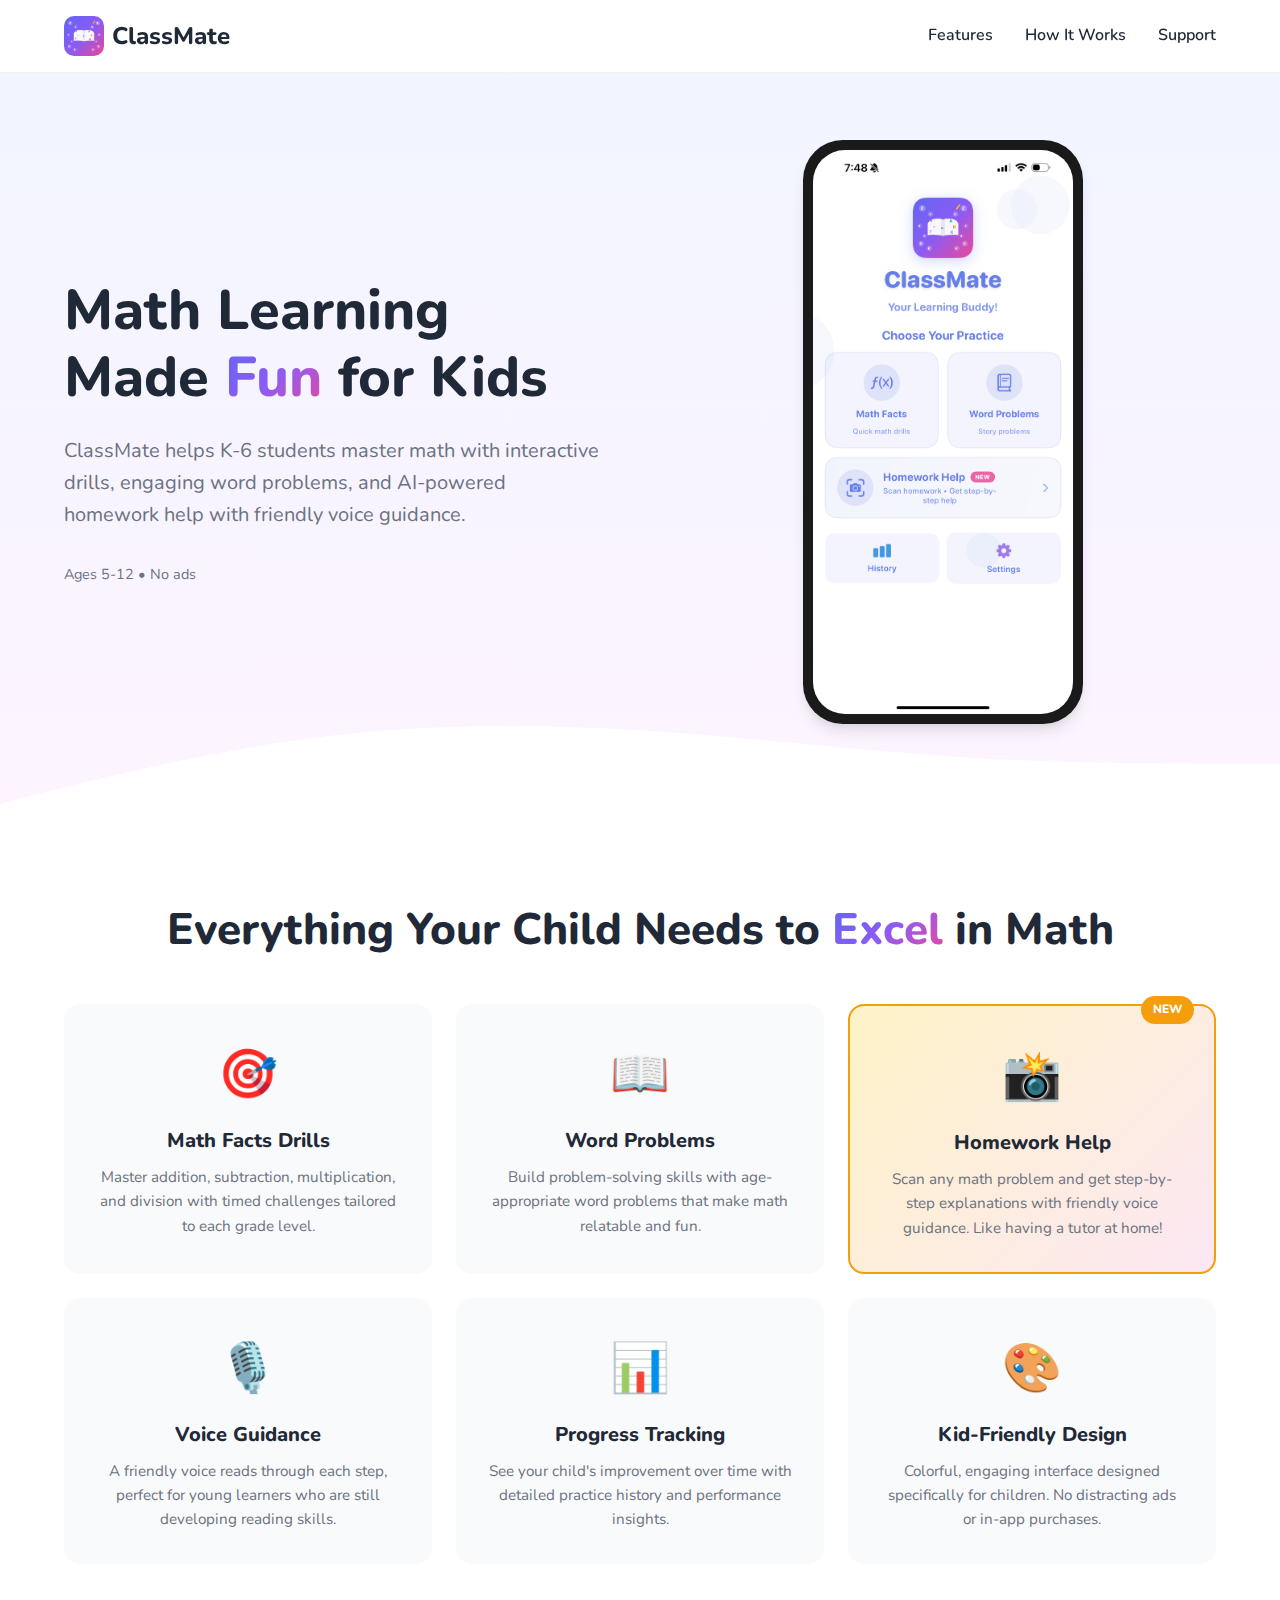
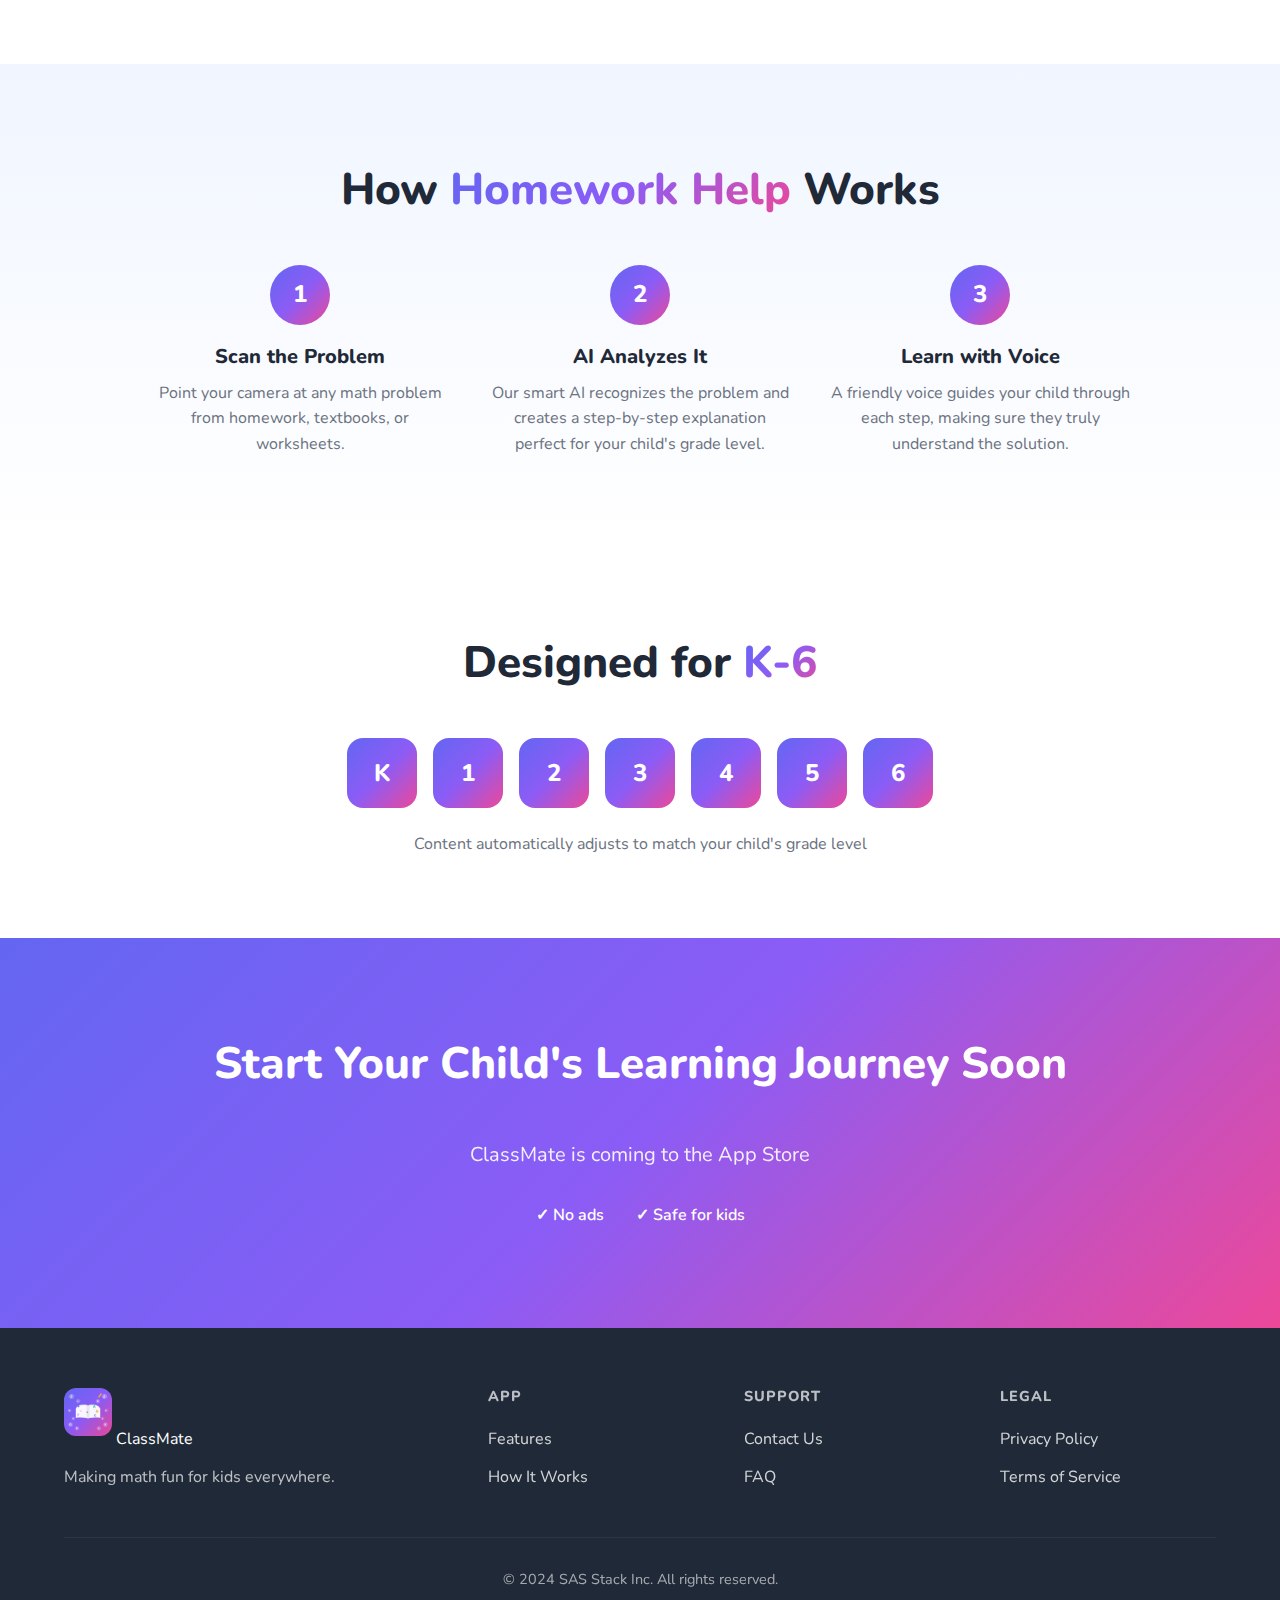
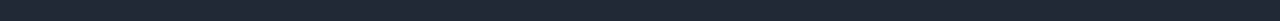
<file: index.html>
<!DOCTYPE html>
<html lang="en">
<head>
    <meta charset="UTF-8">
    <meta name="viewport" content="width=device-width, initial-scale=1.0">
    <title>ClassMate - Math Learning Made Fun for Kids</title>
    <meta name="description" content="ClassMate helps K-6 students master math with interactive drills, word problems, and AI-powered homework help. Download now on the App Store.">
    <link rel="stylesheet" href="styles.css">
    <link rel="preconnect" href="https://fonts.googleapis.com">
    <link rel="preconnect" href="https://fonts.gstatic.com" crossorigin>
    <link href="https://fonts.googleapis.com/css2?family=Nunito:wght@400;600;700;800&display=swap" rel="stylesheet">
    <link rel="icon" type="image/png" href="assets/favicon.png">
</head>
<body>
    <!-- Header -->
    <header class="header">
        <nav class="nav container">
            <a href="/" class="logo">
                <img src="assets/appicon.png" alt="ClassMate" class="logo-img">
                <span class="logo-text">ClassMate</span>
            </a>
            <div class="nav-links">
                <a href="#features">Features</a>
                <a href="#how-it-works">How It Works</a>
                <a href="/support">Support</a>
                            </div>
        </nav>
    </header>

    <!-- Hero Section -->
    <section class="hero">
        <div class="container hero-content">
            <div class="hero-text">
                <h1>Math Learning Made <span class="highlight">Fun</span> for Kids</h1>
                <p class="hero-subtitle">ClassMate helps K-6 students master math with interactive drills, engaging word problems, and AI-powered homework help with friendly voice guidance.</p>
                <p class="hero-note">Ages 5-12 • No ads</p>
            </div>
            <div class="hero-image">
                <div class="phone-mockup">
                    <img src="assets/screenshot.png" alt="ClassMate App Screenshot" class="phone-screenshot">
                </div>
            </div>
        </div>
        <div class="hero-wave">
            <svg viewBox="0 0 1440 120" fill="none" xmlns="http://www.w3.org/2000/svg">
                <path d="M0 120L60 105C120 90 240 60 360 45C480 30 600 30 720 37.5C840 45 960 60 1080 67.5C1200 75 1320 75 1380 75L1440 75V120H1380C1320 120 1200 120 1080 120C960 120 840 120 720 120C600 120 480 120 360 120C240 120 120 120 60 120H0Z" fill="white"/>
            </svg>
        </div>
    </section>

    <!-- Features Section -->
    <section id="features" class="features">
        <div class="container">
            <h2 class="section-title">Everything Your Child Needs to <span class="highlight">Excel</span> in Math</h2>
            <div class="features-grid">
                <div class="feature-card">
                    <div class="feature-icon">🎯</div>
                    <h3>Math Facts Drills</h3>
                    <p>Master addition, subtraction, multiplication, and division with timed challenges tailored to each grade level.</p>
                </div>
                <div class="feature-card">
                    <div class="feature-icon">📖</div>
                    <h3>Word Problems</h3>
                    <p>Build problem-solving skills with age-appropriate word problems that make math relatable and fun.</p>
                </div>
                <div class="feature-card featured">
                    <div class="feature-badge">NEW</div>
                    <div class="feature-icon">📸</div>
                    <h3>Homework Help</h3>
                    <p>Scan any math problem and get step-by-step explanations with friendly voice guidance. Like having a tutor at home!</p>
                </div>
                <div class="feature-card">
                    <div class="feature-icon">🎙️</div>
                    <h3>Voice Guidance</h3>
                    <p>A friendly voice reads through each step, perfect for young learners who are still developing reading skills.</p>
                </div>
                <div class="feature-card">
                    <div class="feature-icon">📊</div>
                    <h3>Progress Tracking</h3>
                    <p>See your child's improvement over time with detailed practice history and performance insights.</p>
                </div>
                <div class="feature-card">
                    <div class="feature-icon">🎨</div>
                    <h3>Kid-Friendly Design</h3>
                    <p>Colorful, engaging interface designed specifically for children. No distracting ads or in-app purchases.</p>
                </div>
            </div>
        </div>
    </section>

    <!-- How It Works Section -->
    <section id="how-it-works" class="how-it-works">
        <div class="container">
            <h2 class="section-title">How <span class="highlight">Homework Help</span> Works</h2>
            <div class="steps">
                <div class="step">
                    <div class="step-number">1</div>
                    <div class="step-content">
                        <h3>Scan the Problem</h3>
                        <p>Point your camera at any math problem from homework, textbooks, or worksheets.</p>
                    </div>
                </div>
                <div class="step">
                    <div class="step-number">2</div>
                    <div class="step-content">
                        <h3>AI Analyzes It</h3>
                        <p>Our smart AI recognizes the problem and creates a step-by-step explanation perfect for your child's grade level.</p>
                    </div>
                </div>
                <div class="step">
                    <div class="step-number">3</div>
                    <div class="step-content">
                        <h3>Learn with Voice</h3>
                        <p>A friendly voice guides your child through each step, making sure they truly understand the solution.</p>
                    </div>
                </div>
            </div>
        </div>
    </section>

    <!-- Grades Section -->
    <section class="grades">
        <div class="container">
            <h2 class="section-title">Designed for <span class="highlight">K-6</span></h2>
            <div class="grades-grid">
                <div class="grade-card">K</div>
                <div class="grade-card">1</div>
                <div class="grade-card">2</div>
                <div class="grade-card">3</div>
                <div class="grade-card">4</div>
                <div class="grade-card">5</div>
                <div class="grade-card">6</div>
            </div>
            <p class="grades-note">Content automatically adjusts to match your child's grade level</p>
        </div>
    </section>

    <!-- Coming Soon Section -->
    <section id="download" class="download">
        <div class="container">
            <h2 class="section-title">Start Your Child's Learning Journey <span class="highlight">Soon</span></h2>
            <p class="download-subtitle">ClassMate is coming to the App Store</p>
            <div class="download-features">
                <span>✓ No ads</span>
                <span>✓ Safe for kids</span>
            </div>
        </div>
    </section>

    <!-- Footer -->
    <footer class="footer">
        <div class="container">
            <div class="footer-content">
                <div class="footer-brand">
                    <img src="assets/appicon.png" alt="ClassMate" class="logo-img">
                    <span class="logo-text">ClassMate</span>
                    <p class="footer-tagline">Making math fun for kids everywhere.</p>
                </div>
                <div class="footer-links">
                    <div class="footer-column">
                        <h4>App</h4>
                        <a href="#features">Features</a>
                        <a href="#how-it-works">How It Works</a>
                                            </div>
                    <div class="footer-column">
                        <h4>Support</h4>
                        <a href="/support">Contact Us</a>
                        <a href="/support#faq">FAQ</a>
                    </div>
                    <div class="footer-column">
                        <h4>Legal</h4>
                        <a href="/privacy">Privacy Policy</a>
                        <a href="/privacy#terms">Terms of Service</a>
                    </div>
                </div>
            </div>
            <div class="footer-bottom">
                <p>&copy; 2024 SAS Stack Inc. All rights reserved.</p>
            </div>
        </div>
    </footer>
</body>
</html>
</file>
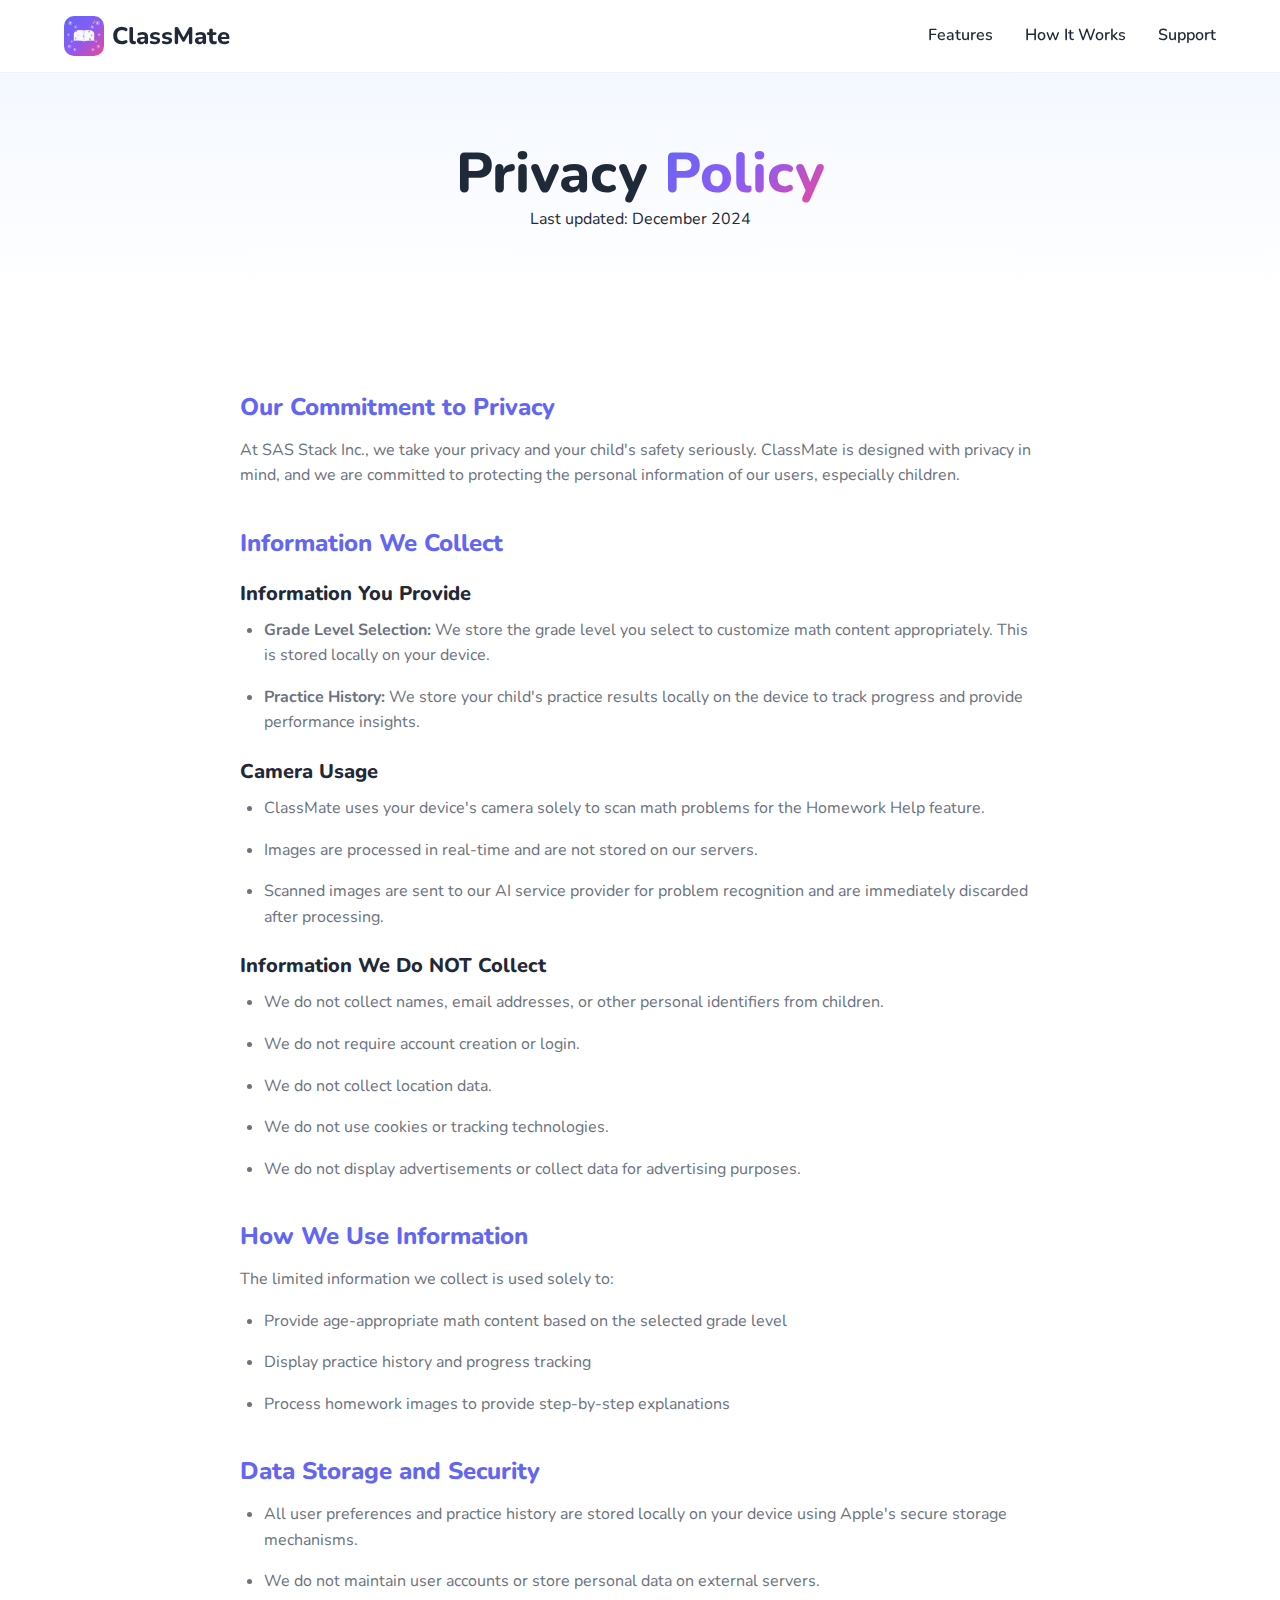
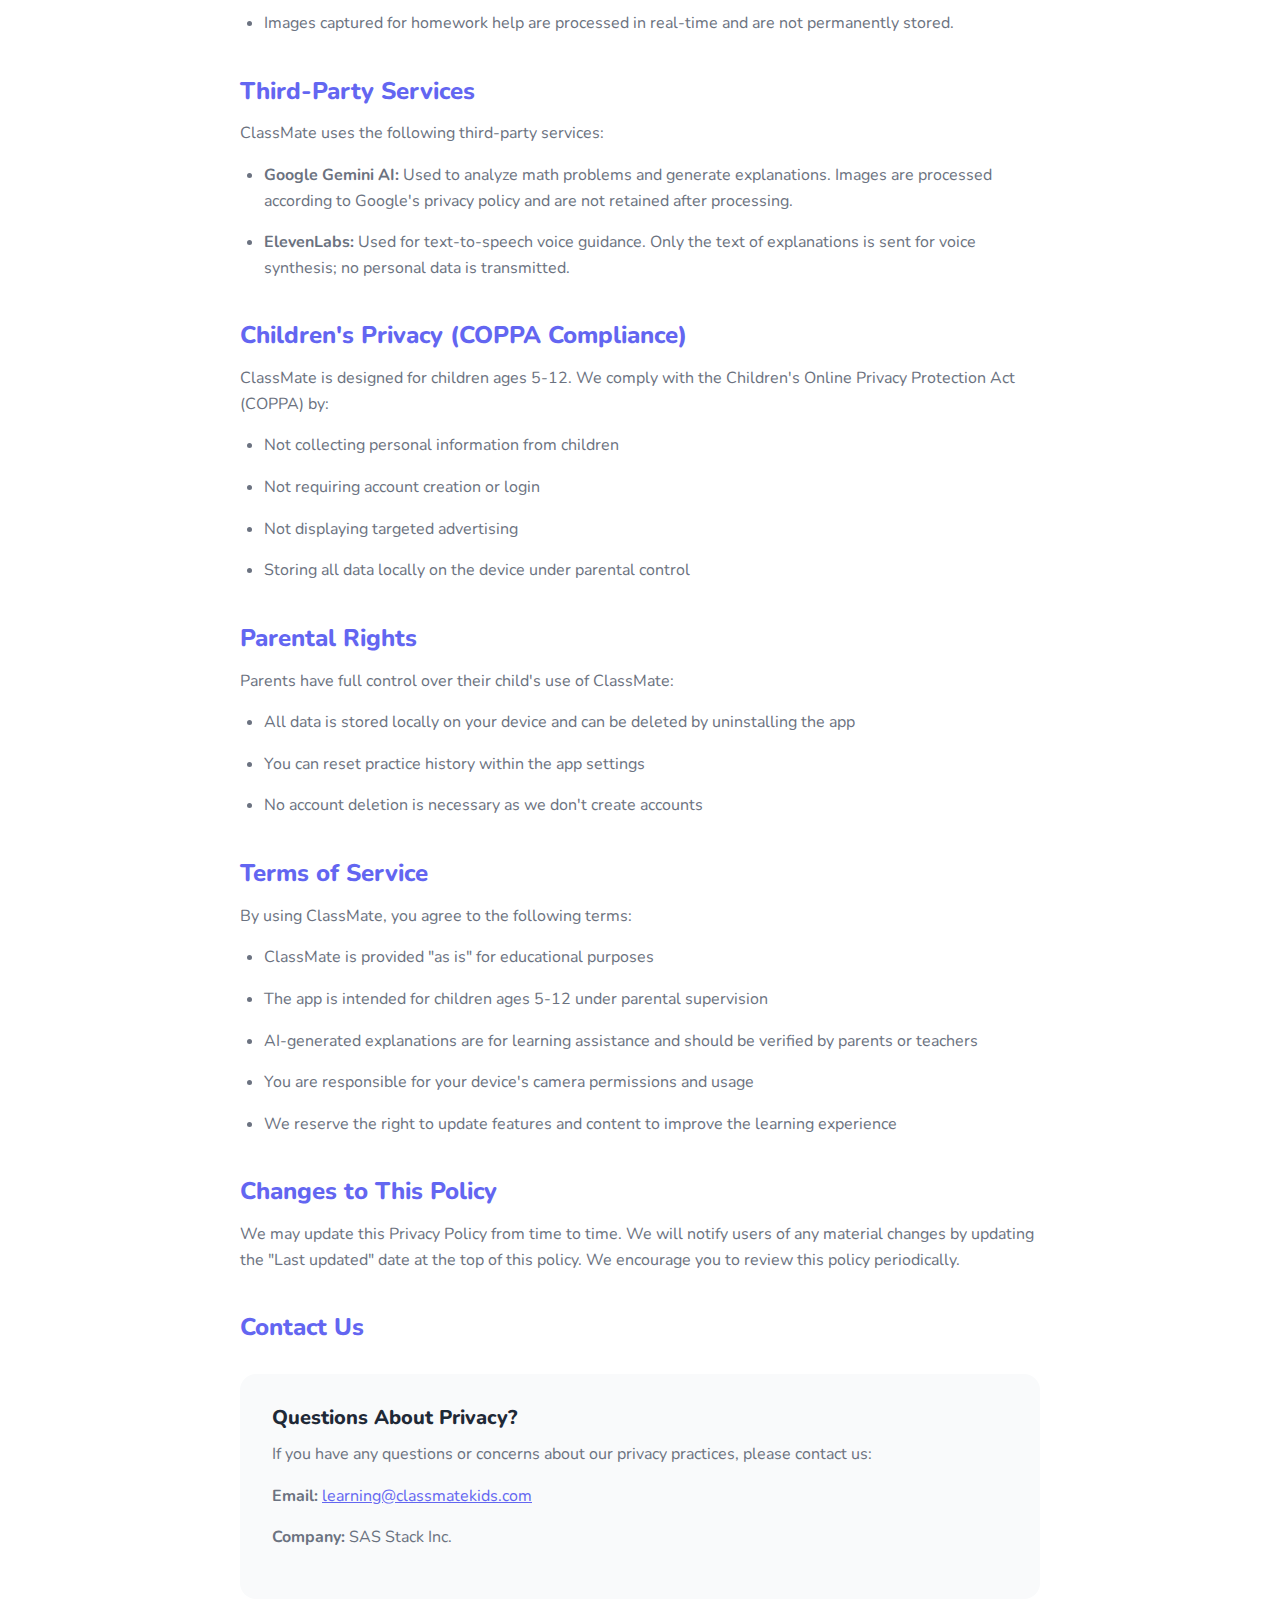
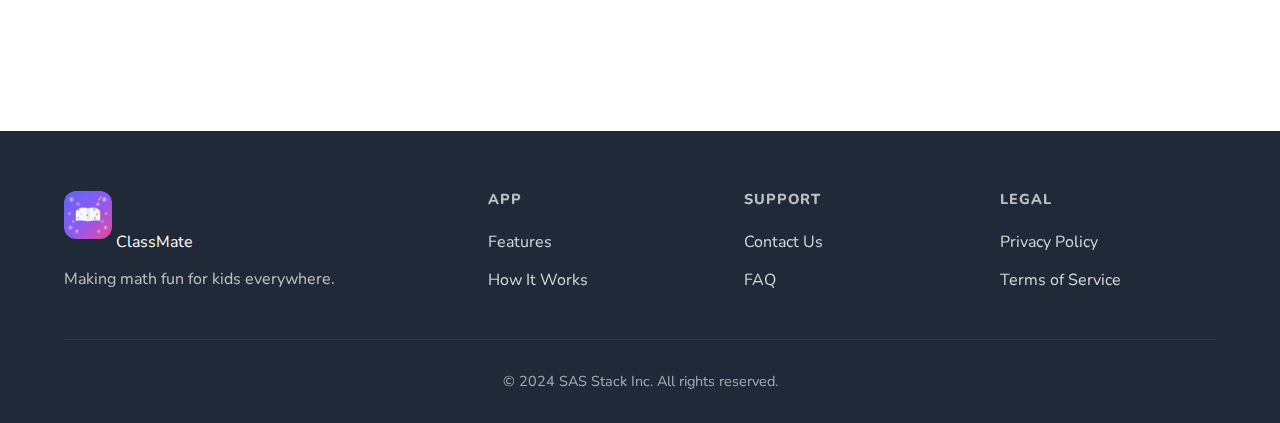
<file: privacy/index.html>
<!DOCTYPE html>
<html lang="en">
<head>
    <meta charset="UTF-8">
    <meta name="viewport" content="width=device-width, initial-scale=1.0">
    <title>Privacy Policy - ClassMate</title>
    <meta name="description" content="ClassMate Privacy Policy - Learn how we protect your child's data and privacy.">
    <link rel="stylesheet" href="../styles.css">
    <link rel="preconnect" href="https://fonts.googleapis.com">
    <link rel="preconnect" href="https://fonts.gstatic.com" crossorigin>
    <link href="https://fonts.googleapis.com/css2?family=Nunito:wght@400;600;700;800&display=swap" rel="stylesheet">
    <link rel="icon" type="image/png" href="../assets/favicon.png">
</head>
<body>
    <!-- Header -->
    <header class="header">
        <nav class="nav container">
            <a href="/" class="logo">
                <img src="../assets/appicon.png" alt="ClassMate" class="logo-img">
                <span class="logo-text">ClassMate</span>
            </a>
            <div class="nav-links">
                <a href="/#features">Features</a>
                <a href="/#how-it-works">How It Works</a>
                <a href="/support">Support</a>
                            </div>
        </nav>
    </header>

    <!-- Page Header -->
    <section class="page-header">
        <div class="container">
            <h1>Privacy <span class="highlight">Policy</span></h1>
            <p>Last updated: December 2024</p>
        </div>
    </section>

    <!-- Privacy Content -->
    <section class="page-content container">
        <h2>Our Commitment to Privacy</h2>
        <p>At SAS Stack Inc., we take your privacy and your child's safety seriously. ClassMate is designed with privacy in mind, and we are committed to protecting the personal information of our users, especially children.</p>

        <h2>Information We Collect</h2>

        <h3>Information You Provide</h3>
        <ul>
            <li><strong>Grade Level Selection:</strong> We store the grade level you select to customize math content appropriately. This is stored locally on your device.</li>
            <li><strong>Practice History:</strong> We store your child's practice results locally on the device to track progress and provide performance insights.</li>
        </ul>

        <h3>Camera Usage</h3>
        <ul>
            <li>ClassMate uses your device's camera solely to scan math problems for the Homework Help feature.</li>
            <li>Images are processed in real-time and are not stored on our servers.</li>
            <li>Scanned images are sent to our AI service provider for problem recognition and are immediately discarded after processing.</li>
        </ul>

        <h3>Information We Do NOT Collect</h3>
        <ul>
            <li>We do not collect names, email addresses, or other personal identifiers from children.</li>
            <li>We do not require account creation or login.</li>
            <li>We do not collect location data.</li>
            <li>We do not use cookies or tracking technologies.</li>
            <li>We do not display advertisements or collect data for advertising purposes.</li>
        </ul>

        <h2>How We Use Information</h2>
        <p>The limited information we collect is used solely to:</p>
        <ul>
            <li>Provide age-appropriate math content based on the selected grade level</li>
            <li>Display practice history and progress tracking</li>
            <li>Process homework images to provide step-by-step explanations</li>
        </ul>

        <h2>Data Storage and Security</h2>
        <ul>
            <li>All user preferences and practice history are stored locally on your device using Apple's secure storage mechanisms.</li>
            <li>We do not maintain user accounts or store personal data on external servers.</li>
            <li>Images captured for homework help are processed in real-time and are not permanently stored.</li>
        </ul>

        <h2>Third-Party Services</h2>
        <p>ClassMate uses the following third-party services:</p>
        <ul>
            <li><strong>Google Gemini AI:</strong> Used to analyze math problems and generate explanations. Images are processed according to Google's privacy policy and are not retained after processing.</li>
            <li><strong>ElevenLabs:</strong> Used for text-to-speech voice guidance. Only the text of explanations is sent for voice synthesis; no personal data is transmitted.</li>
        </ul>

        <h2>Children's Privacy (COPPA Compliance)</h2>
        <p>ClassMate is designed for children ages 5-12. We comply with the Children's Online Privacy Protection Act (COPPA) by:</p>
        <ul>
            <li>Not collecting personal information from children</li>
            <li>Not requiring account creation or login</li>
            <li>Not displaying targeted advertising</li>
            <li>Storing all data locally on the device under parental control</li>
        </ul>

        <h2>Parental Rights</h2>
        <p>Parents have full control over their child's use of ClassMate:</p>
        <ul>
            <li>All data is stored locally on your device and can be deleted by uninstalling the app</li>
            <li>You can reset practice history within the app settings</li>
            <li>No account deletion is necessary as we don't create accounts</li>
        </ul>

        <h2 id="terms">Terms of Service</h2>
        <p>By using ClassMate, you agree to the following terms:</p>
        <ul>
            <li>ClassMate is provided "as is" for educational purposes</li>
            <li>The app is intended for children ages 5-12 under parental supervision</li>
            <li>AI-generated explanations are for learning assistance and should be verified by parents or teachers</li>
            <li>You are responsible for your device's camera permissions and usage</li>
            <li>We reserve the right to update features and content to improve the learning experience</li>
        </ul>

        <h2>Changes to This Policy</h2>
        <p>We may update this Privacy Policy from time to time. We will notify users of any material changes by updating the "Last updated" date at the top of this policy. We encourage you to review this policy periodically.</p>

        <h2>Contact Us</h2>
        <div class="contact-card">
            <h3>Questions About Privacy?</h3>
            <p>If you have any questions or concerns about our privacy practices, please contact us:</p>
            <p><strong>Email:</strong> <a href="mailto:learning@classmatekids.com">learning@classmatekids.com</a></p>
            <p><strong>Company:</strong> SAS Stack Inc.</p>
        </div>
    </section>

    <!-- Footer -->
    <footer class="footer">
        <div class="container">
            <div class="footer-content">
                <div class="footer-brand">
                    <img src="../assets/appicon.png" alt="ClassMate" class="logo-img">
                    <span class="logo-text">ClassMate</span>
                    <p class="footer-tagline">Making math fun for kids everywhere.</p>
                </div>
                <div class="footer-links">
                    <div class="footer-column">
                        <h4>App</h4>
                        <a href="/#features">Features</a>
                        <a href="/#how-it-works">How It Works</a>
                    </div>
                    <div class="footer-column">
                        <h4>Support</h4>
                        <a href="/support">Contact Us</a>
                        <a href="/support#faq">FAQ</a>
                    </div>
                    <div class="footer-column">
                        <h4>Legal</h4>
                        <a href="/privacy">Privacy Policy</a>
                        <a href="/privacy#terms">Terms of Service</a>
                    </div>
                </div>
            </div>
            <div class="footer-bottom">
                <p>&copy; 2024 SAS Stack Inc. All rights reserved.</p>
            </div>
        </div>
    </footer>
</body>
</html>
</file>
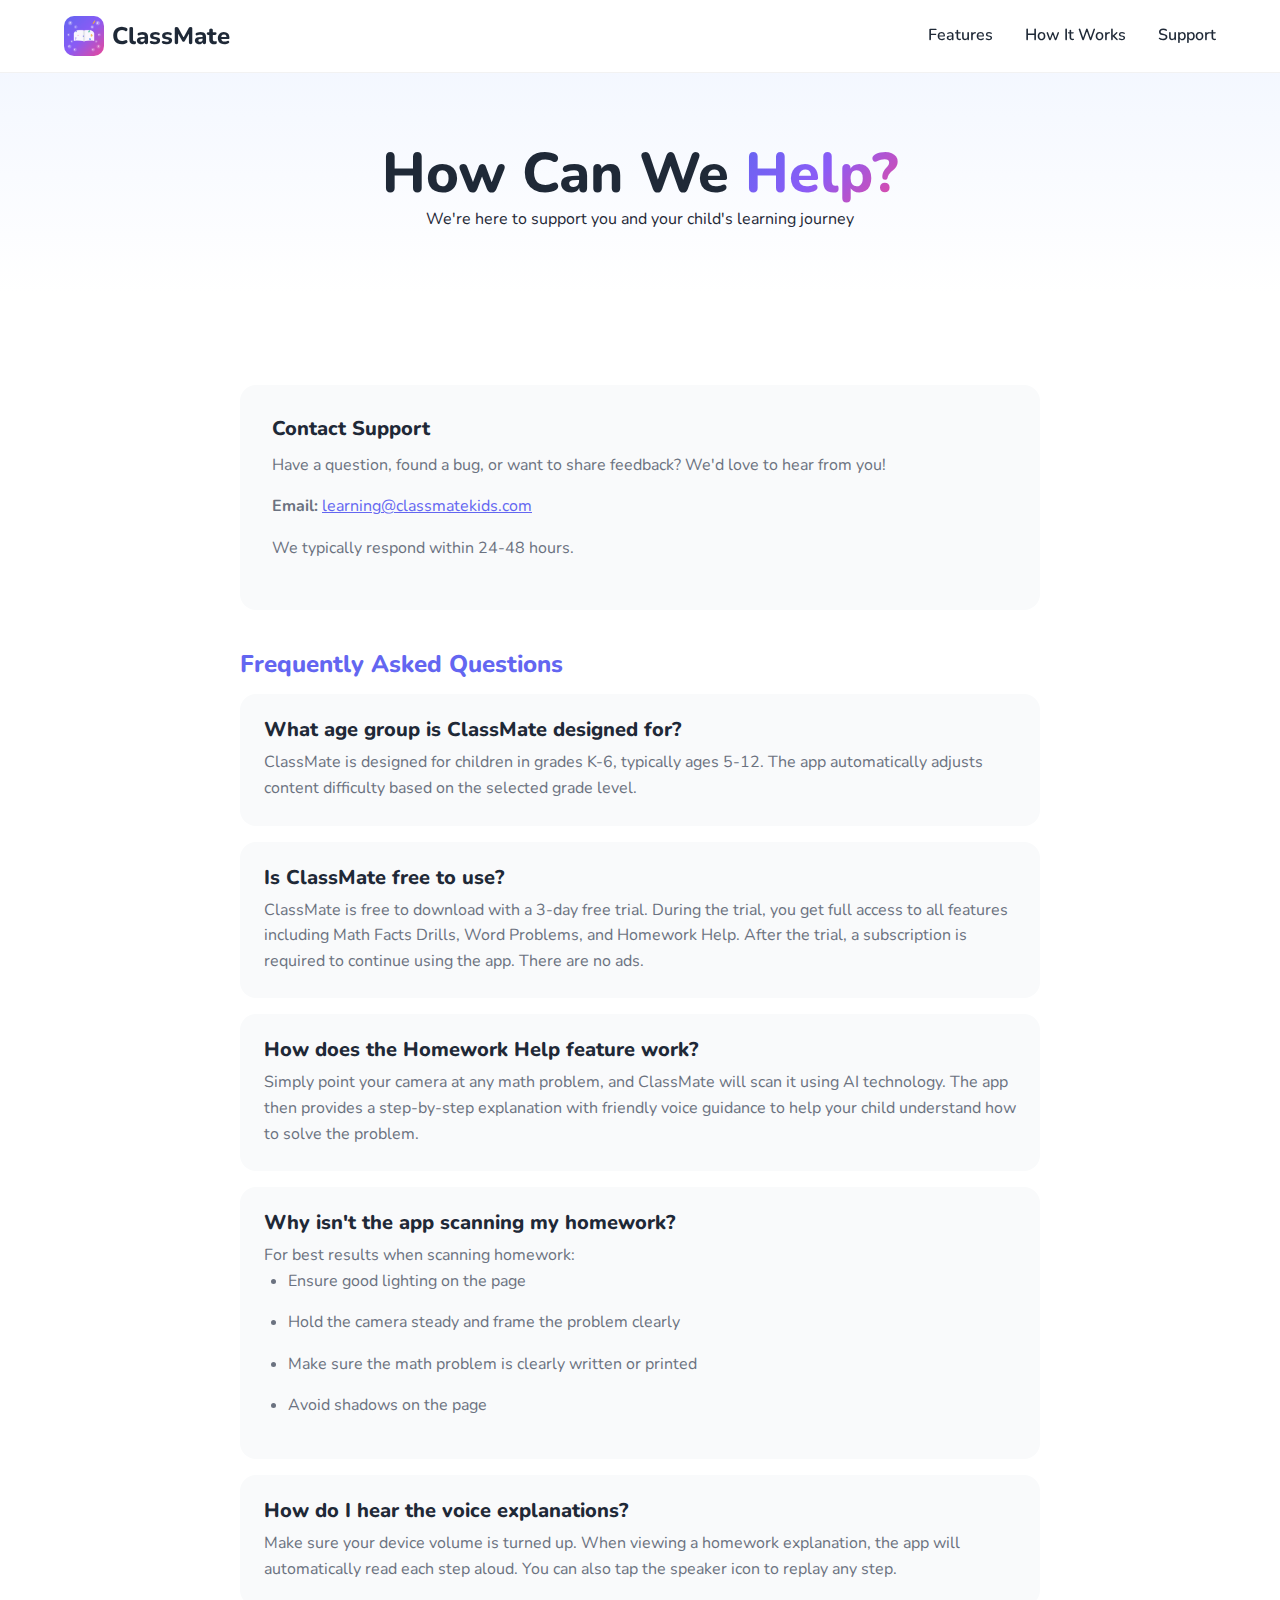
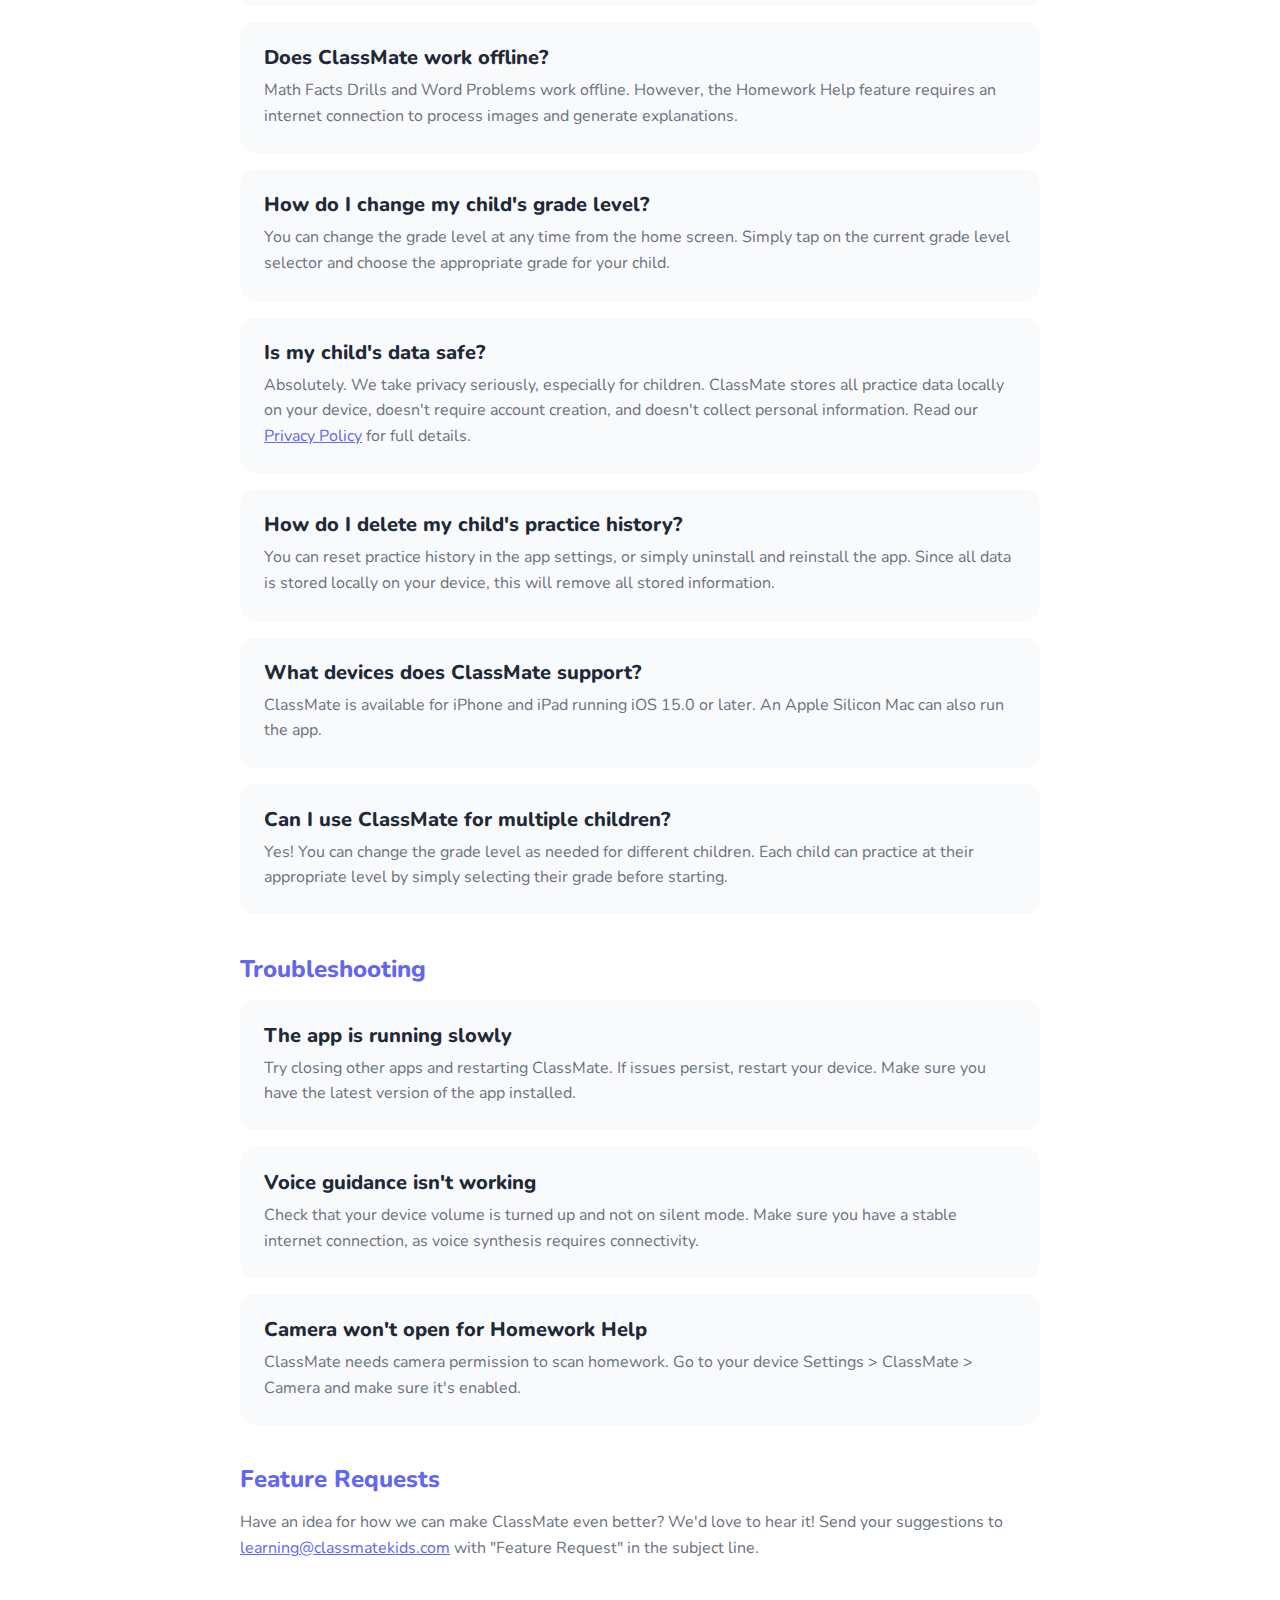
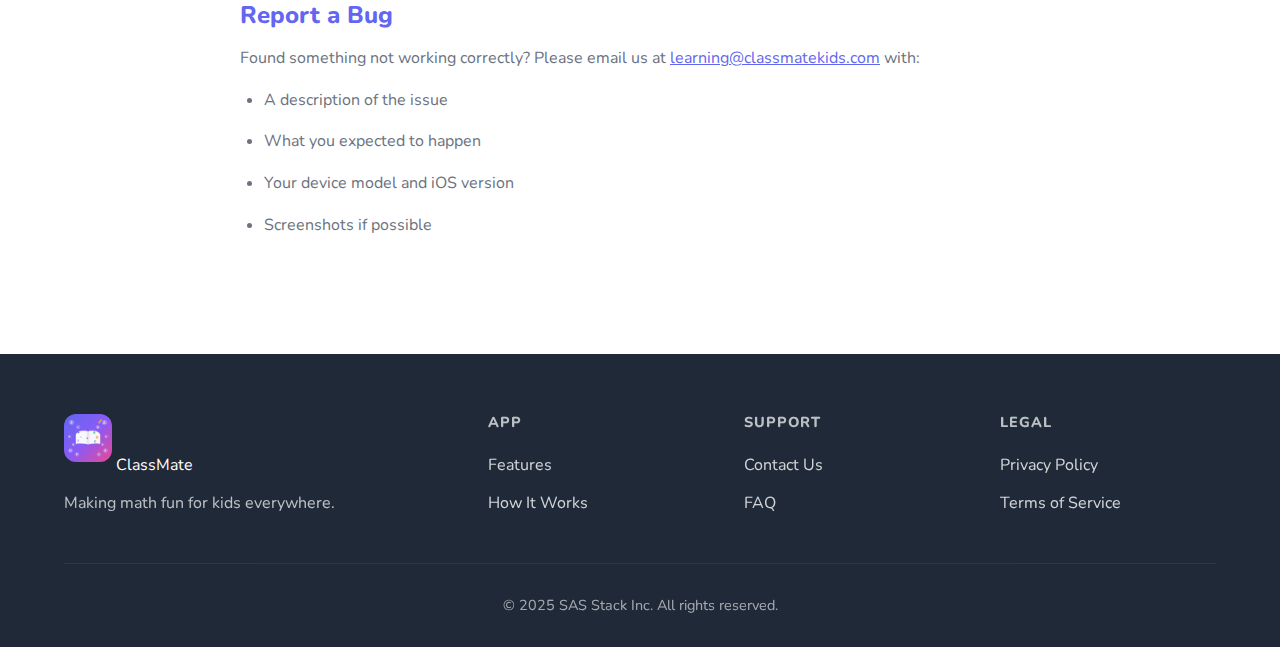
<file: support/index.html>
<!DOCTYPE html>
<html lang="en">
<head>
    <meta charset="UTF-8">
    <meta name="viewport" content="width=device-width, initial-scale=1.0">
    <title>Support - ClassMate</title>
    <meta name="description" content="Get help with ClassMate - Contact support, FAQ, and troubleshooting for our kids math learning app.">
    <link rel="stylesheet" href="../styles.css">
    <link rel="preconnect" href="https://fonts.googleapis.com">
    <link rel="preconnect" href="https://fonts.gstatic.com" crossorigin>
    <link href="https://fonts.googleapis.com/css2?family=Nunito:wght@400;600;700;800&display=swap" rel="stylesheet">
    <link rel="icon" type="image/png" href="../assets/favicon.png">
</head>
<body>
    <!-- Header -->
    <header class="header">
        <nav class="nav container">
            <a href="/" class="logo">
                <img src="../assets/appicon.png" alt="ClassMate" class="logo-img">
                <span class="logo-text">ClassMate</span>
            </a>
            <div class="nav-links">
                <a href="/#features">Features</a>
                <a href="/#how-it-works">How It Works</a>
                <a href="/support">Support</a>
                            </div>
        </nav>
    </header>

    <!-- Page Header -->
    <section class="page-header">
        <div class="container">
            <h1>How Can We <span class="highlight">Help?</span></h1>
            <p>We're here to support you and your child's learning journey</p>
        </div>
    </section>

    <!-- Support Content -->
    <section class="page-content container">

        <!-- Contact Card -->
        <div class="contact-card">
            <h3>Contact Support</h3>
            <p>Have a question, found a bug, or want to share feedback? We'd love to hear from you!</p>
            <p><strong>Email:</strong> <a href="mailto:learning@classmatekids.com">learning@classmatekids.com</a></p>
            <p>We typically respond within 24-48 hours.</p>
        </div>

        <h2 id="faq">Frequently Asked Questions</h2>

        <div class="faq-item">
            <h3>What age group is ClassMate designed for?</h3>
            <p>ClassMate is designed for children in grades K-6, typically ages 5-12. The app automatically adjusts content difficulty based on the selected grade level.</p>
        </div>

        <div class="faq-item">
            <h3>Is ClassMate free to use?</h3>
            <p>ClassMate is free to download with a 3-day free trial. During the trial, you get full access to all features including Math Facts Drills, Word Problems, and Homework Help. After the trial, a subscription is required to continue using the app. There are no ads.</p>
        </div>

        <div class="faq-item">
            <h3>How does the Homework Help feature work?</h3>
            <p>Simply point your camera at any math problem, and ClassMate will scan it using AI technology. The app then provides a step-by-step explanation with friendly voice guidance to help your child understand how to solve the problem.</p>
        </div>

        <div class="faq-item">
            <h3>Why isn't the app scanning my homework?</h3>
            <p>For best results when scanning homework:</p>
            <ul>
                <li>Ensure good lighting on the page</li>
                <li>Hold the camera steady and frame the problem clearly</li>
                <li>Make sure the math problem is clearly written or printed</li>
                <li>Avoid shadows on the page</li>
            </ul>
        </div>

        <div class="faq-item">
            <h3>How do I hear the voice explanations?</h3>
            <p>Make sure your device volume is turned up. When viewing a homework explanation, the app will automatically read each step aloud. You can also tap the speaker icon to replay any step.</p>
        </div>

        <div class="faq-item">
            <h3>Does ClassMate work offline?</h3>
            <p>Math Facts Drills and Word Problems work offline. However, the Homework Help feature requires an internet connection to process images and generate explanations.</p>
        </div>

        <div class="faq-item">
            <h3>How do I change my child's grade level?</h3>
            <p>You can change the grade level at any time from the home screen. Simply tap on the current grade level selector and choose the appropriate grade for your child.</p>
        </div>

        <div class="faq-item">
            <h3>Is my child's data safe?</h3>
            <p>Absolutely. We take privacy seriously, especially for children. ClassMate stores all practice data locally on your device, doesn't require account creation, and doesn't collect personal information. Read our <a href="/privacy">Privacy Policy</a> for full details.</p>
        </div>

        <div class="faq-item">
            <h3>How do I delete my child's practice history?</h3>
            <p>You can reset practice history in the app settings, or simply uninstall and reinstall the app. Since all data is stored locally on your device, this will remove all stored information.</p>
        </div>

        <div class="faq-item">
            <h3>What devices does ClassMate support?</h3>
            <p>ClassMate is available for iPhone and iPad running iOS 15.0 or later. An Apple Silicon Mac can also run the app.</p>
        </div>

        <div class="faq-item">
            <h3>Can I use ClassMate for multiple children?</h3>
            <p>Yes! You can change the grade level as needed for different children. Each child can practice at their appropriate level by simply selecting their grade before starting.</p>
        </div>

        <h2>Troubleshooting</h2>

        <div class="faq-item">
            <h3>The app is running slowly</h3>
            <p>Try closing other apps and restarting ClassMate. If issues persist, restart your device. Make sure you have the latest version of the app installed.</p>
        </div>

        <div class="faq-item">
            <h3>Voice guidance isn't working</h3>
            <p>Check that your device volume is turned up and not on silent mode. Make sure you have a stable internet connection, as voice synthesis requires connectivity.</p>
        </div>

        <div class="faq-item">
            <h3>Camera won't open for Homework Help</h3>
            <p>ClassMate needs camera permission to scan homework. Go to your device Settings > ClassMate > Camera and make sure it's enabled.</p>
        </div>

        <h2>Feature Requests</h2>
        <p>Have an idea for how we can make ClassMate even better? We'd love to hear it! Send your suggestions to <a href="mailto:learning@classmatekids.com">learning@classmatekids.com</a> with "Feature Request" in the subject line.</p>

        <h2>Report a Bug</h2>
        <p>Found something not working correctly? Please email us at <a href="mailto:learning@classmatekids.com">learning@classmatekids.com</a> with:</p>
        <ul>
            <li>A description of the issue</li>
            <li>What you expected to happen</li>
            <li>Your device model and iOS version</li>
            <li>Screenshots if possible</li>
        </ul>
    </section>

    <!-- Footer -->
    <footer class="footer">
        <div class="container">
            <div class="footer-content">
                <div class="footer-brand">
                    <img src="../assets/appicon.png" alt="ClassMate" class="logo-img">
                    <span class="logo-text">ClassMate</span>
                    <p class="footer-tagline">Making math fun for kids everywhere.</p>
                </div>
                <div class="footer-links">
                    <div class="footer-column">
                        <h4>App</h4>
                        <a href="/#features">Features</a>
                        <a href="/#how-it-works">How It Works</a>
                    </div>
                    <div class="footer-column">
                        <h4>Support</h4>
                        <a href="/support">Contact Us</a>
                        <a href="/support#faq">FAQ</a>
                    </div>
                    <div class="footer-column">
                        <h4>Legal</h4>
                        <a href="/privacy">Privacy Policy</a>
                        <a href="/privacy#terms">Terms of Service</a>
                    </div>
                </div>
            </div>
            <div class="footer-bottom">
                <p>&copy; 2025 SAS Stack Inc. All rights reserved.</p>
            </div>
        </div>
    </footer>
</body>
</html>
</file>
<file: styles.css>
/* ========================================
   ClassMate Website Styles
   ======================================== */

:root {
    --primary: #6366f1;
    --primary-dark: #4f46e5;
    --secondary: #10b981;
    --accent: #f59e0b;
    --pink: #ec4899;
    --blue: #3b82f6;
    --purple: #8b5cf6;
    --text: #1f2937;
    --text-light: #6b7280;
    --bg: #ffffff;
    --bg-light: #f9fafb;
    --gradient: linear-gradient(135deg, #6366f1 0%, #8b5cf6 50%, #ec4899 100%);
    --shadow: 0 4px 6px -1px rgba(0, 0, 0, 0.1), 0 2px 4px -1px rgba(0, 0, 0, 0.06);
    --shadow-lg: 0 10px 15px -3px rgba(0, 0, 0, 0.1), 0 4px 6px -2px rgba(0, 0, 0, 0.05);
    --radius: 16px;
    --radius-sm: 8px;
}

* {
    margin: 0;
    padding: 0;
    box-sizing: border-box;
}

html {
    scroll-behavior: smooth;
}

body {
    font-family: 'Nunito', -apple-system, BlinkMacSystemFont, sans-serif;
    color: var(--text);
    line-height: 1.6;
    background: var(--bg);
}

.container {
    max-width: 1200px;
    margin: 0 auto;
    padding: 0 24px;
}

/* ========================================
   Typography
   ======================================== */

h1, h2, h3, h4 {
    font-weight: 800;
    line-height: 1.2;
}

h1 {
    font-size: clamp(2.5rem, 5vw, 3.5rem);
}

h2 {
    font-size: clamp(2rem, 4vw, 2.75rem);
}

h3 {
    font-size: 1.25rem;
}

.highlight {
    background: var(--gradient);
    -webkit-background-clip: text;
    -webkit-text-fill-color: transparent;
    background-clip: text;
}

.section-title {
    text-align: center;
    margin-bottom: 3rem;
}

/* ========================================
   Buttons
   ======================================== */

.btn {
    display: inline-flex;
    align-items: center;
    gap: 8px;
    padding: 12px 24px;
    border-radius: 50px;
    font-weight: 700;
    font-size: 1rem;
    text-decoration: none;
    transition: all 0.3s ease;
    border: none;
    cursor: pointer;
}

.btn-primary {
    background: var(--gradient);
    color: white;
    box-shadow: var(--shadow);
}

.btn-primary:hover {
    transform: translateY(-2px);
    box-shadow: var(--shadow-lg);
}

.btn-large {
    padding: 16px 32px;
    font-size: 1.1rem;
}

.apple-icon {
    width: 20px;
    height: 20px;
}

/* ========================================
   Header
   ======================================== */

.header {
    position: fixed;
    top: 0;
    left: 0;
    right: 0;
    z-index: 1000;
    background: rgba(255, 255, 255, 0.95);
    backdrop-filter: blur(10px);
    border-bottom: 1px solid rgba(0, 0, 0, 0.05);
}

.nav {
    display: flex;
    align-items: center;
    justify-content: space-between;
    height: 72px;
}

.logo {
    display: flex;
    align-items: center;
    gap: 8px;
    text-decoration: none;
    font-weight: 800;
    font-size: 1.5rem;
    color: var(--text);
}

.logo-icon {
    font-size: 1.75rem;
}

.logo-img {
    width: 40px;
    height: 40px;
    border-radius: 10px;
}

.nav-links {
    display: flex;
    align-items: center;
    gap: 32px;
}

.nav-links a {
    text-decoration: none;
    color: var(--text);
    font-weight: 600;
    transition: color 0.3s ease;
}

.nav-links a:hover {
    color: var(--primary);
}

/* ========================================
   Hero Section
   ======================================== */

.hero {
    padding: 140px 0 80px;
    background: linear-gradient(180deg, #f0f5ff 0%, #fdf4ff 100%);
    position: relative;
    overflow: hidden;
}

.hero-content {
    display: grid;
    grid-template-columns: 1fr 1fr;
    gap: 60px;
    align-items: center;
}

.hero-text {
    max-width: 540px;
}

.hero-subtitle {
    font-size: 1.25rem;
    color: var(--text-light);
    margin: 24px 0 32px;
}

.hero-buttons {
    display: flex;
    gap: 16px;
    flex-wrap: wrap;
}

.hero-note {
    margin-top: 24px;
    font-size: 0.9rem;
    color: var(--text-light);
}

.hero-badge {
    display: inline-block;
    margin-top: 24px;
}

.hero-image {
    display: flex;
    justify-content: center;
}

.phone-mockup {
    width: 280px;
    background: #1a1a1a;
    border-radius: 40px;
    padding: 10px;
    box-shadow: var(--shadow-lg);
}

.phone-screenshot {
    width: 100%;
    height: auto;
    border-radius: 32px;
    display: block;
}

.hero-wave {
    position: absolute;
    bottom: 0;
    left: 0;
    right: 0;
    line-height: 0;
}

.hero-wave svg {
    width: 100%;
    height: auto;
}

/* ========================================
   Features Section
   ======================================== */

.features {
    padding: 100px 0;
    background: white;
}

.features-grid {
    display: grid;
    grid-template-columns: repeat(3, 1fr);
    gap: 24px;
}

.feature-card {
    background: var(--bg-light);
    padding: 32px;
    border-radius: var(--radius);
    text-align: center;
    transition: all 0.3s ease;
    position: relative;
}

.feature-card:hover {
    transform: translateY(-4px);
    box-shadow: var(--shadow-lg);
}

.feature-card.featured {
    background: linear-gradient(135deg, #fef3c7 0%, #fce7f3 100%);
    border: 2px solid var(--accent);
}

.feature-badge {
    position: absolute;
    top: -10px;
    right: 20px;
    background: var(--accent);
    color: white;
    padding: 4px 12px;
    border-radius: 20px;
    font-size: 0.75rem;
    font-weight: 800;
}

.feature-icon {
    font-size: 3rem;
    margin-bottom: 16px;
}

.feature-card h3 {
    margin-bottom: 12px;
    color: var(--text);
}

.feature-card p {
    color: var(--text-light);
    font-size: 0.95rem;
}

/* ========================================
   How It Works Section
   ======================================== */

.how-it-works {
    padding: 100px 0;
    background: linear-gradient(180deg, #f0f5ff 0%, #ffffff 100%);
}

.steps {
    display: flex;
    justify-content: center;
    gap: 40px;
    flex-wrap: wrap;
}

.step {
    flex: 1;
    max-width: 300px;
    text-align: center;
}

.step-number {
    width: 60px;
    height: 60px;
    background: var(--gradient);
    color: white;
    border-radius: 50%;
    display: flex;
    align-items: center;
    justify-content: center;
    font-size: 1.5rem;
    font-weight: 800;
    margin: 0 auto 20px;
}

.step-content h3 {
    margin-bottom: 12px;
}

.step-content p {
    color: var(--text-light);
}

/* ========================================
   Grades Section
   ======================================== */

.grades {
    padding: 80px 0;
    background: white;
    text-align: center;
}

.grades-grid {
    display: flex;
    justify-content: center;
    gap: 16px;
    flex-wrap: wrap;
    margin-bottom: 24px;
}

.grade-card {
    width: 70px;
    height: 70px;
    background: var(--gradient);
    color: white;
    border-radius: 16px;
    display: flex;
    align-items: center;
    justify-content: center;
    font-size: 1.5rem;
    font-weight: 800;
    transition: transform 0.3s ease;
}

.grade-card:hover {
    transform: scale(1.1);
}

.grades-note {
    color: var(--text-light);
}

/* ========================================
   Download Section
   ======================================== */

.download {
    padding: 100px 0;
    background: var(--gradient);
    text-align: center;
    color: white;
}

.download .section-title {
    color: white;
}

.download .section-title .highlight {
    background: white;
    -webkit-background-clip: text;
    -webkit-text-fill-color: transparent;
}

.download-subtitle {
    font-size: 1.25rem;
    margin-bottom: 32px;
    opacity: 0.9;
}

.app-store-badge img {
    height: 60px;
    transition: transform 0.3s ease;
}

.app-store-badge:hover img {
    transform: scale(1.05);
}

.download-features {
    margin-top: 32px;
    display: flex;
    justify-content: center;
    gap: 32px;
    flex-wrap: wrap;
    font-weight: 600;
}

/* ========================================
   Footer
   ======================================== */

.footer {
    background: var(--text);
    color: white;
    padding: 60px 0 30px;
}

.footer-content {
    display: grid;
    grid-template-columns: 1fr 2fr;
    gap: 60px;
    margin-bottom: 40px;
}

.footer-brand .logo-icon,
.footer-brand .logo-text {
    color: white;
}

.footer-brand .logo-img {
    width: 48px;
    height: 48px;
    border-radius: 12px;
    margin-bottom: 8px;
}

.footer-tagline {
    margin-top: 12px;
    opacity: 0.7;
}

.footer-links {
    display: grid;
    grid-template-columns: repeat(3, 1fr);
    gap: 40px;
}

.footer-column h4 {
    margin-bottom: 16px;
    font-size: 0.9rem;
    text-transform: uppercase;
    letter-spacing: 1px;
    opacity: 0.7;
}

.footer-column a {
    display: block;
    color: white;
    text-decoration: none;
    padding: 6px 0;
    opacity: 0.8;
    transition: opacity 0.3s ease;
}

.footer-column a:hover {
    opacity: 1;
}

.footer-bottom {
    border-top: 1px solid rgba(255, 255, 255, 0.1);
    padding-top: 30px;
    text-align: center;
    opacity: 0.6;
    font-size: 0.9rem;
}

/* ========================================
   Responsive Design
   ======================================== */

@media (max-width: 968px) {
    .hero-content {
        grid-template-columns: 1fr;
        text-align: center;
    }

    .hero-text {
        max-width: 100%;
    }

    .hero-buttons {
        justify-content: center;
    }

    .features-grid {
        grid-template-columns: repeat(2, 1fr);
    }

    .footer-content {
        grid-template-columns: 1fr;
        text-align: center;
    }

    .footer-links {
        justify-content: center;
    }
}

@media (max-width: 768px) {
    .nav-links {
        display: none;
    }

    .features-grid {
        grid-template-columns: 1fr;
    }

    .steps {
        flex-direction: column;
        align-items: center;
    }

    .footer-links {
        grid-template-columns: 1fr;
        text-align: center;
    }
}

/* ========================================
   Privacy & Support Pages
   ======================================== */

.page-header {
    padding: 140px 0 60px;
    background: linear-gradient(180deg, #f0f5ff 0%, #ffffff 100%);
    text-align: center;
}

.page-content {
    padding: 60px 0 100px;
    max-width: 800px;
    margin: 0 auto;
}

.page-content h2 {
    font-size: 1.5rem;
    margin: 40px 0 16px;
    color: var(--primary);
}

.page-content h3 {
    margin: 24px 0 12px;
}

.page-content p,
.page-content li {
    color: var(--text-light);
    margin-bottom: 16px;
}

.page-content ul {
    padding-left: 24px;
}

.page-content a {
    color: var(--primary);
}

.contact-card {
    background: var(--bg-light);
    padding: 32px;
    border-radius: var(--radius);
    margin: 32px 0;
}

.contact-card h3 {
    margin-top: 0;
}

.faq-item {
    background: var(--bg-light);
    padding: 24px;
    border-radius: var(--radius);
    margin-bottom: 16px;
}

.faq-item h3 {
    margin: 0 0 8px;
    color: var(--text);
}

.faq-item p {
    margin: 0;
}
</file>
